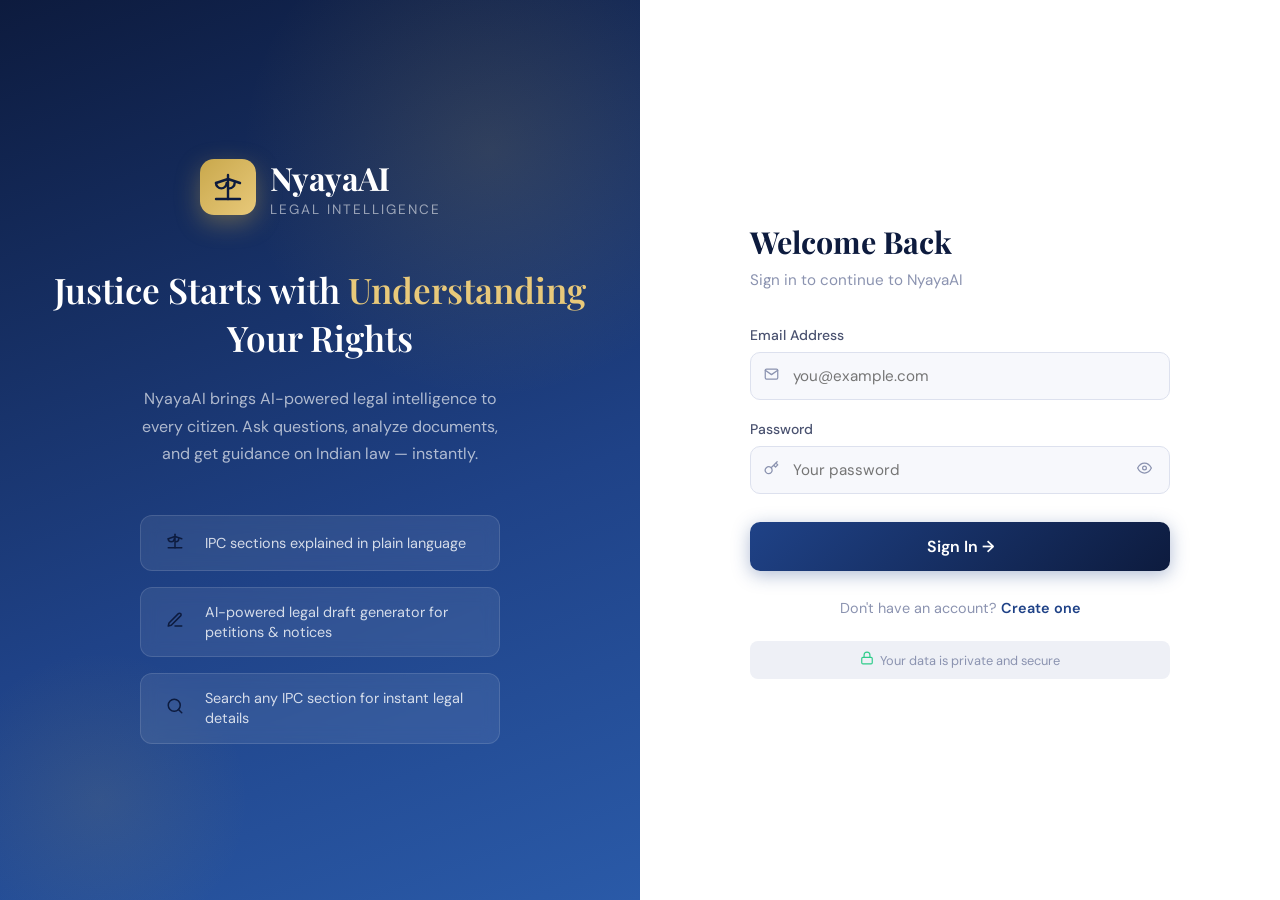
<file: frontend/login.html>
<!DOCTYPE html>
<html lang="en">
<head>
  <meta charset="UTF-8"/>
  <meta name="viewport" content="width=device-width, initial-scale=1.0"/>
  <title>Login — NyayaAI</title>
  <link rel="stylesheet" href="style.css"/>
  <link rel="icon" href="data:image/svg+xml,<svg xmlns='http://www.w3.org/2000/svg' viewBox='0 0 24 24' fill='none' stroke='%231f4287' stroke-width='2' stroke-linecap='round' stroke-linejoin='round'><path d='M12 3v18'/><path d='M3 9l9-3 9 3'/><path d='M3 9c0 2.2 1.8 4 4 4s4-1.8 4-4'/><path d='M17 9c0 2.2-1.8 4-4 4'/><line x1='3' y1='21' x2='21' y2='21'/></svg>"/>
</head>
<body>
<div class="auth-page">
  <div class="auth-brand">
    <div class="brand-logo">
      <div class="brand-icon"><svg width="32" height="32" viewBox="0 0 24 24" fill="none" stroke="currentColor" stroke-width="1.8" stroke-linecap="round" stroke-linejoin="round"><path d="M12 3v18"/><path d="M3 9l9-3 9 3"/><path d="M3 9c0 2.2 1.8 4 4 4s4-1.8 4-4"/><path d="M17 9c0 2.2-1.8 4-4 4"/><line x1="3" y1="21" x2="21" y2="21"/></svg></div>
      <div>
        <div class="brand-name">NyayaAI</div>
        <div class="brand-tagline">Legal Intelligence</div>
      </div>
    </div>
    <h2 class="brand-headline">Justice Starts with <span>Understanding</span> Your Rights</h2>
    <p class="brand-desc">NyayaAI brings AI-powered legal intelligence to every citizen. Ask questions, analyze documents, and get guidance on Indian law — instantly.</p>
    <div class="brand-features">
      <div class="brand-feature"><div class="feat-icon"><svg width="18" height="18" viewBox="0 0 24 24" fill="none" stroke="currentColor" stroke-width="2" stroke-linecap="round" stroke-linejoin="round"><path d="M12 3v18"/><path d="M3 9l9-3 9 3"/><path d="M3 9c0 2.2 1.8 4 4 4s4-1.8 4-4"/><path d="M17 9c0 2.2-1.8 4-4 4"/><line x1="3" y1="21" x2="21" y2="21"/></svg></div><p>IPC sections explained in plain language</p></div>
      <div class="brand-feature"><div class="feat-icon"><svg width="18" height="18" viewBox="0 0 24 24" fill="none" stroke="currentColor" stroke-width="2" stroke-linecap="round" stroke-linejoin="round"><path d="M12 20h9"/><path d="M16.5 3.5a2.121 2.121 0 0 1 3 3L7 19l-4 1 1-4L16.5 3.5z"/></svg></div><p>AI-powered legal draft generator for petitions & notices</p></div>
      <div class="brand-feature"><div class="feat-icon"><svg width="18" height="18" viewBox="0 0 24 24" fill="none" stroke="currentColor" stroke-width="2" stroke-linecap="round" stroke-linejoin="round"><circle cx="11" cy="11" r="8"/><line x1="21" y1="21" x2="16.65" y2="16.65"/></svg></div><p>Search any IPC section for instant legal details</p></div>
    </div>
  </div>
  <div class="auth-form-side">
    <div class="auth-form-container">
      <h1 class="auth-form-title">Welcome Back</h1>
      <p class="auth-form-sub">Sign in to continue to NyayaAI</p>
      <div id="error-box" class="auth-error-box hidden"><span>!</span><span id="error-msg"></span></div>
      <div class="form-group">
        <label for="email">Email Address</label>
        <div class="input-wrap">
          <span class="input-icon"><svg width="15" height="15" viewBox="0 0 24 24" fill="none" stroke="currentColor" stroke-width="2" stroke-linecap="round" stroke-linejoin="round"><path d="M4 4h16c1.1 0 2 .9 2 2v12c0 1.1-.9 2-2 2H4c-1.1 0-2-.9-2-2V6c0-1.1.9-2 2-2z"/><polyline points="22,6 12,13 2,6"/></svg></span>
          <input type="email" id="email" class="form-control" placeholder="you@example.com" autocomplete="email"/>
        </div>
        <div class="form-error hidden" id="err-email">⚠ Please enter your email</div>
      </div>
      <div class="form-group">
        <label for="password">Password</label>
        <div class="input-wrap">
          <span class="input-icon"><svg width="15" height="15" viewBox="0 0 24 24" fill="none" stroke="currentColor" stroke-width="2" stroke-linecap="round" stroke-linejoin="round"><path d="M21 2l-2 2m-7.61 7.61a5.5 5.5 0 1 1-7.778 7.778 5.5 5.5 0 0 1 7.777-7.777zm0 0L15.5 7.5m0 0l3 3L22 7l-3-3m-3.5 3.5L19 4"/></svg></span>
          <input type="password" id="password" class="form-control" placeholder="Your password" autocomplete="current-password"/>
          <button class="toggle-pass" onclick="togglePass()" type="button"><svg width="15" height="15" viewBox="0 0 24 24" fill="none" stroke="currentColor" stroke-width="2" stroke-linecap="round" stroke-linejoin="round"><path d="M1 12s4-8 11-8 11 8 11 8-4 8-11 8-11-8-11-8z"/><circle cx="12" cy="12" r="3"/></svg></button>
        </div>
        <div class="form-error hidden" id="err-password">⚠ Please enter your password</div>
      </div>
      <button class="btn btn-primary auth-btn-full" onclick="doLogin()">Sign In →</button>
      <div class="auth-switch">Don't have an account? <a href="register.html">Create one</a></div>
      <div class="privacy-badge"><span><svg width="14" height="14" viewBox="0 0 24 24" fill="none" stroke="currentColor" stroke-width="2" stroke-linecap="round" stroke-linejoin="round"><rect x="3" y="11" width="18" height="11" rx="2" ry="2"/><path d="M7 11V7a5 5 0 0 1 10 0v4"/></svg></span> Your data is private and secure</div>
    </div>
  </div>
</div>
<script>
  if (localStorage.getItem('nyaya_current_user')) window.location.href = 'index.html';
  function togglePass() {
    const inp = document.getElementById('password');
    const btn = document.querySelector('.toggle-pass');
    inp.type = inp.type === 'password' ? 'text' : 'password';
    btn.innerHTML = inp.type === 'password' ? `<svg width="15" height="15" viewBox="0 0 24 24" fill="none" stroke="currentColor" stroke-width="2" stroke-linecap="round" stroke-linejoin="round"><path d="M1 12s4-8 11-8 11 8 11 8-4 8-11 8-11-8-11-8z"/><circle cx="12" cy="12" r="3"/></svg>` : `<svg width="15" height="15" viewBox="0 0 24 24" fill="none" stroke="currentColor" stroke-width="2" stroke-linecap="round" stroke-linejoin="round"><path d="M17.94 17.94A10.07 10.07 0 0 1 12 20c-7 0-11-8-11-8a18.45 18.45 0 0 1 5.06-5.94"/><path d="M9.9 4.24A9.12 9.12 0 0 1 12 4c7 0 11 8 11 8a18.5 18.5 0 0 1-2.16 3.19"/><line x1="1" y1="1" x2="23" y2="23"/></svg>`;
  }
  function doLogin() {
    ['err-email','err-password'].forEach(id => document.getElementById(id).classList.add('hidden'));
    ['email','password'].forEach(id => document.getElementById(id).classList.remove('error'));
    document.getElementById('error-box').classList.add('hidden');
    const email = document.getElementById('email').value.trim();
    const password = document.getElementById('password').value;
    let valid = true;
    if (!email) { document.getElementById('email').classList.add('error'); document.getElementById('err-email').classList.remove('hidden'); valid = false; }
    if (!password) { document.getElementById('password').classList.add('error'); document.getElementById('err-password').classList.remove('hidden'); valid = false; }
    if (!valid) return;
    const users = JSON.parse(localStorage.getItem('nyaya_users') || '[]');
    const user = users.find(u => u.email === email && u.password === password);
    if (!user) {
      document.getElementById('error-msg').textContent = 'Invalid email or password. Please try again.';
      document.getElementById('error-box').classList.remove('hidden');
      return;
    }
    localStorage.setItem('nyaya_current_user', JSON.stringify({ username: user.username, email: user.email }));
    window.location.href = 'index.html';
  }
  document.addEventListener('keydown', e => { if (e.key === 'Enter') doLogin(); });
</script>
</body>
</html>
</file>
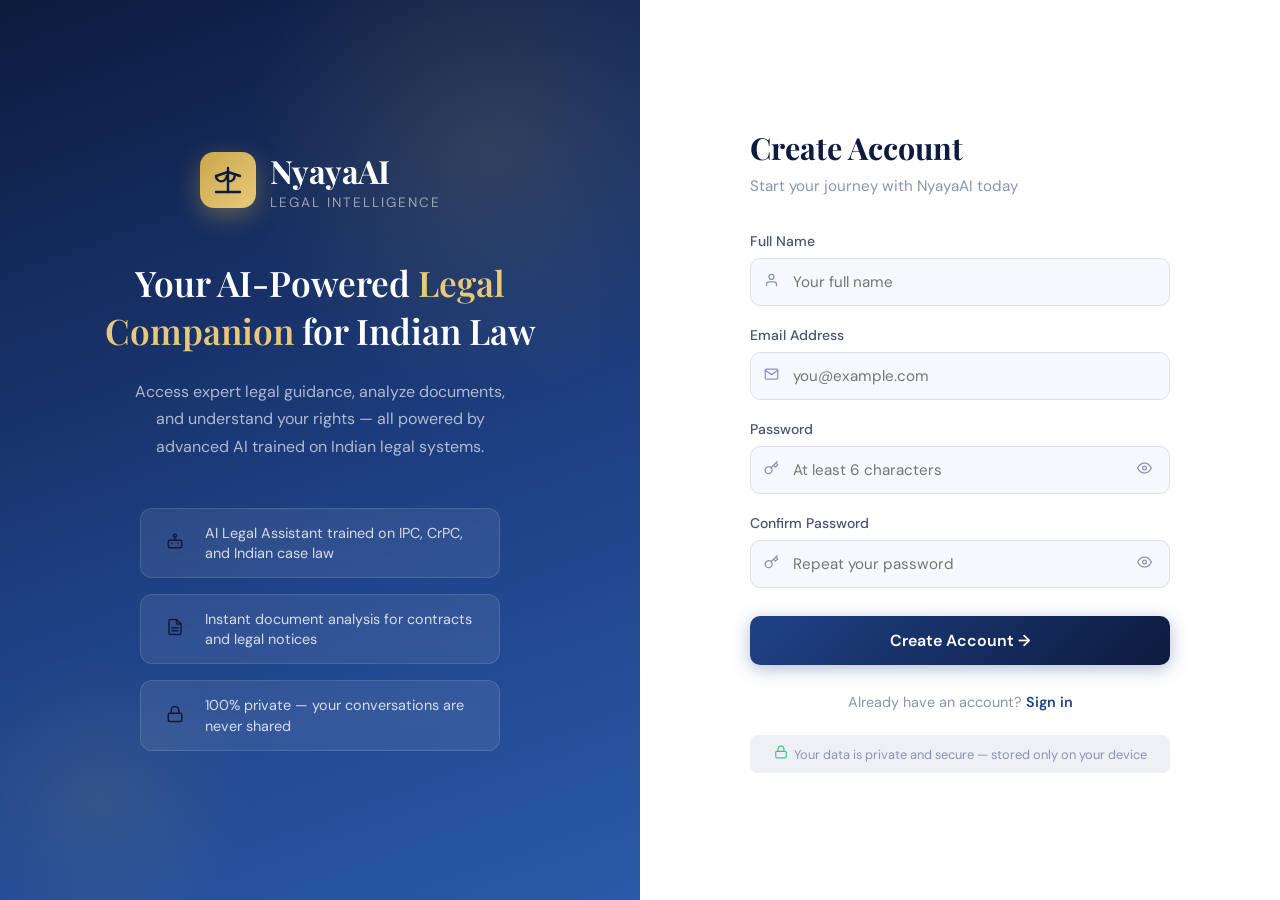
<file: frontend/register.html>
<!DOCTYPE html>
<html lang="en">
<head>
  <meta charset="UTF-8" />
  <meta name="viewport" content="width=device-width, initial-scale=1.0"/>
  <title>Register — NyayaAI</title>
  <link rel="stylesheet" href="style.css"/>
  <link rel="icon" href="data:image/svg+xml,<svg xmlns='http://www.w3.org/2000/svg' viewBox='0 0 24 24' fill='none' stroke='%231f4287' stroke-width='2' stroke-linecap='round' stroke-linejoin='round'><path d='M12 3v18'/><path d='M3 9l9-3 9 3'/><path d='M3 9c0 2.2 1.8 4 4 4s4-1.8 4-4'/><path d='M17 9c0 2.2-1.8 4-4 4'/><line x1='3' y1='21' x2='21' y2='21'/></svg>"/>
</head>
<body>
<div class="auth-page">
  <!-- Brand Panel -->
  <div class="auth-brand">
    <div class="brand-logo">
      <div class="brand-icon"><svg width="32" height="32" viewBox="0 0 24 24" fill="none" stroke="currentColor" stroke-width="1.8" stroke-linecap="round" stroke-linejoin="round"><path d="M12 3v18"/><path d="M3 9l9-3 9 3"/><path d="M3 9c0 2.2 1.8 4 4 4s4-1.8 4-4"/><path d="M17 9c0 2.2-1.8 4-4 4"/><line x1="3" y1="21" x2="21" y2="21"/></svg></div>
      <div>
        <div class="brand-name">NyayaAI</div>
        <div class="brand-tagline">Legal Intelligence</div>
      </div>
    </div>
    <h2 class="brand-headline">Your AI-Powered <span>Legal Companion</span> for Indian Law</h2>
    <p class="brand-desc">Access expert legal guidance, analyze documents, and understand your rights — all powered by advanced AI trained on Indian legal systems.</p>
    <div class="brand-features">
      <div class="brand-feature">
        <div class="feat-icon"><svg width="18" height="18" viewBox="0 0 24 24" fill="none" stroke="currentColor" stroke-width="2" stroke-linecap="round" stroke-linejoin="round"><rect x="3" y="11" width="18" height="10" rx="2"/><path d="M12 11V7"/><circle cx="12" cy="5" r="2"/><line x1="8" y1="15" x2="8" y2="15"/><line x1="16" y1="15" x2="16" y2="15"/></svg></div>
        <p>AI Legal Assistant trained on IPC, CrPC, and Indian case law</p>
      </div>
      <div class="brand-feature">
        <div class="feat-icon"><svg width="18" height="18" viewBox="0 0 24 24" fill="none" stroke="currentColor" stroke-width="2" stroke-linecap="round" stroke-linejoin="round"><path d="M14 2H6a2 2 0 0 0-2 2v16a2 2 0 0 0 2 2h12a2 2 0 0 0 2-2V8z"/><polyline points="14 2 14 8 20 8"/><line x1="16" y1="13" x2="8" y2="13"/><line x1="16" y1="17" x2="8" y2="17"/></svg></div>
        <p>Instant document analysis for contracts and legal notices</p>
      </div>
      <div class="brand-feature">
        <div class="feat-icon"><svg width="18" height="18" viewBox="0 0 24 24" fill="none" stroke="currentColor" stroke-width="2" stroke-linecap="round" stroke-linejoin="round"><rect x="3" y="11" width="18" height="11" rx="2" ry="2"/><path d="M7 11V7a5 5 0 0 1 10 0v4"/></svg></div>
        <p>100% private — your conversations are never shared</p>
      </div>
    </div>
  </div>

  <!-- Form Side -->
  <div class="auth-form-side">
    <div class="auth-form-container">
      <h1 class="auth-form-title">Create Account</h1>
      <p class="auth-form-sub">Start your journey with NyayaAI today</p>

      <div id="error-box" class="auth-error-box hidden">
        <span>!</span>
        <span id="error-msg"></span>
      </div>

      <div class="form-group">
        <label for="username">Full Name</label>
        <div class="input-wrap">
          <span class="input-icon"><svg width="15" height="15" viewBox="0 0 24 24" fill="none" stroke="currentColor" stroke-width="2" stroke-linecap="round" stroke-linejoin="round"><path d="M20 21v-2a4 4 0 0 0-4-4H8a4 4 0 0 0-4 4v2"/><circle cx="12" cy="7" r="4"/></svg></span>
          <input type="text" id="username" class="form-control" placeholder="Your full name" autocomplete="name"/>
        </div>
        <div class="form-error hidden" id="err-username">⚠ Please enter your name</div>
      </div>

      <div class="form-group">
        <label for="email">Email Address</label>
        <div class="input-wrap">
          <span class="input-icon"><svg width="15" height="15" viewBox="0 0 24 24" fill="none" stroke="currentColor" stroke-width="2" stroke-linecap="round" stroke-linejoin="round"><path d="M4 4h16c1.1 0 2 .9 2 2v12c0 1.1-.9 2-2 2H4c-1.1 0-2-.9-2-2V6c0-1.1.9-2 2-2z"/><polyline points="22,6 12,13 2,6"/></svg></span>
          <input type="email" id="email" class="form-control" placeholder="you@example.com" autocomplete="email"/>
        </div>
        <div class="form-error hidden" id="err-email">⚠ Please enter a valid email</div>
      </div>

      <div class="form-group">
        <label for="password">Password</label>
        <div class="input-wrap">
          <span class="input-icon"><svg width="15" height="15" viewBox="0 0 24 24" fill="none" stroke="currentColor" stroke-width="2" stroke-linecap="round" stroke-linejoin="round"><path d="M21 2l-2 2m-7.61 7.61a5.5 5.5 0 1 1-7.778 7.778 5.5 5.5 0 0 1 7.777-7.777zm0 0L15.5 7.5m0 0l3 3L22 7l-3-3m-3.5 3.5L19 4"/></svg></span>
          <input type="password" id="password" class="form-control" placeholder="At least 6 characters" autocomplete="new-password"/>
          <button class="toggle-pass" onclick="togglePass('password', this)" type="button" aria-label="Toggle password"><svg width="15" height="15" viewBox="0 0 24 24" fill="none" stroke="currentColor" stroke-width="2" stroke-linecap="round" stroke-linejoin="round"><path d="M1 12s4-8 11-8 11 8 11 8-4 8-11 8-11-8-11-8z"/><circle cx="12" cy="12" r="3"/></svg></button>
        </div>
        <div class="form-error hidden" id="err-password">⚠ Password must be at least 6 characters</div>
      </div>

      <div class="form-group">
        <label for="confirm">Confirm Password</label>
        <div class="input-wrap">
          <span class="input-icon"><svg width="15" height="15" viewBox="0 0 24 24" fill="none" stroke="currentColor" stroke-width="2" stroke-linecap="round" stroke-linejoin="round"><path d="M21 2l-2 2m-7.61 7.61a5.5 5.5 0 1 1-7.778 7.778 5.5 5.5 0 0 1 7.777-7.777zm0 0L15.5 7.5m0 0l3 3L22 7l-3-3m-3.5 3.5L19 4"/></svg></span>
          <input type="password" id="confirm" class="form-control" placeholder="Repeat your password" autocomplete="new-password"/>
          <button class="toggle-pass" onclick="togglePass('confirm', this)" type="button" aria-label="Toggle confirm password"><svg width="15" height="15" viewBox="0 0 24 24" fill="none" stroke="currentColor" stroke-width="2" stroke-linecap="round" stroke-linejoin="round"><path d="M1 12s4-8 11-8 11 8 11 8-4 8-11 8-11-8-11-8z"/><circle cx="12" cy="12" r="3"/></svg></button>
        </div>
        <div class="form-error hidden" id="err-confirm">⚠ Passwords do not match</div>
      </div>

      <button class="btn btn-primary auth-btn-full" onclick="doRegister()">Create Account →</button>

      <div class="auth-switch">Already have an account? <a href="login.html">Sign in</a></div>

      <div class="privacy-badge">
        <span><svg width="14" height="14" viewBox="0 0 24 24" fill="none" stroke="currentColor" stroke-width="2" stroke-linecap="round" stroke-linejoin="round"><rect x="3" y="11" width="18" height="11" rx="2" ry="2"/><path d="M7 11V7a5 5 0 0 1 10 0v4"/></svg></span> Your data is private and secure — stored only on your device
      </div>
    </div>
  </div>
</div>

<script>
  // Redirect if already logged in
  if (localStorage.getItem('nyaya_current_user')) window.location.href = 'index.html';

  function togglePass(id, btn) {
    const inp = document.getElementById(id);
    if (inp.type === 'password') { inp.type = 'text'; btn.innerHTML = `<svg width="15" height="15" viewBox="0 0 24 24" fill="none" stroke="currentColor" stroke-width="2" stroke-linecap="round" stroke-linejoin="round"><path d="M17.94 17.94A10.07 10.07 0 0 1 12 20c-7 0-11-8-11-8a18.45 18.45 0 0 1 5.06-5.94"/><path d="M9.9 4.24A9.12 9.12 0 0 1 12 4c7 0 11 8 11 8a18.5 18.5 0 0 1-2.16 3.19"/><line x1="1" y1="1" x2="23" y2="23"/></svg>`; }
    else { inp.type = 'password'; btn.innerHTML = `<svg width="15" height="15" viewBox="0 0 24 24" fill="none" stroke="currentColor" stroke-width="2" stroke-linecap="round" stroke-linejoin="round"><path d="M1 12s4-8 11-8 11 8 11 8-4 8-11 8-11-8-11-8z"/><circle cx="12" cy="12" r="3"/></svg>`; }
  }

  function clearErrors() {
    ['err-username','err-email','err-password','err-confirm'].forEach(id => {
      document.getElementById(id).classList.add('hidden');
    });
    ['username','email','password','confirm'].forEach(id => {
      document.getElementById(id).classList.remove('error');
    });
    document.getElementById('error-box').classList.add('hidden');
  }

  function showError(fieldId, errId) {
    document.getElementById(fieldId).classList.add('error');
    document.getElementById(errId).classList.remove('hidden');
  }

  function doRegister() {
    clearErrors();
    const username = document.getElementById('username').value.trim();
    const email = document.getElementById('email').value.trim();
    const password = document.getElementById('password').value;
    const confirm = document.getElementById('confirm').value;
    let valid = true;

    if (!username) { showError('username', 'err-username'); valid = false; }
    if (!email || !/^[^\s@]+@[^\s@]+\.[^\s@]+$/.test(email)) { showError('email', 'err-email'); valid = false; }
    if (password.length < 6) { showError('password', 'err-password'); valid = false; }
    if (password !== confirm) { showError('confirm', 'err-confirm'); valid = false; }
    if (!valid) return;

    const users = JSON.parse(localStorage.getItem('nyaya_users') || '[]');
    if (users.find(u => u.email === email)) {
      const box = document.getElementById('error-box');
      document.getElementById('error-msg').textContent = 'An account with this email already exists.';
      box.classList.remove('hidden');
      return;
    }

    users.push({ username, email, password, createdAt: new Date().toISOString() });
    localStorage.setItem('nyaya_users', JSON.stringify(users));
    localStorage.setItem('nyaya_current_user', JSON.stringify({ username, email }));

    window.location.href = 'index.html';
  }

  // Allow Enter key
  document.addEventListener('keydown', e => { if (e.key === 'Enter') doRegister(); });
</script>
</body>
</html>
</file>
<file: frontend/style.css>
/* =============================================
   NyayaAI - Legal Assistant Platform
   CSS Stylesheet
   ============================================= */

@import url('https://fonts.googleapis.com/css2?family=Playfair+Display:wght@400;600;700&family=DM+Sans:wght@300;400;500;600&display=swap');

:root {
  --navy: #0d1b3e;
  --navy-mid: #162447;
  --navy-light: #1f4287;
  --accent: #c9a84c;
  --accent-light: #e8c97a;
  --white: #ffffff;
  --off-white: #f7f8fc;
  --gray-100: #eef0f6;
  --gray-200: #dde1ee;
  --gray-400: #8b93b0;
  --gray-600: #4a5270;
  --danger: #e05555;
  --success: #2ecc8a;
  --sidebar-w: 260px;
  --radius: 14px;
  --shadow-sm: 0 2px 12px rgba(13,27,62,0.08);
  --shadow-md: 0 6px 28px rgba(13,27,62,0.14);
  --shadow-lg: 0 16px 56px rgba(13,27,62,0.2);
  --transition: 0.22s cubic-bezier(0.4,0,0.2,1);
}

*, *::before, *::after { box-sizing: border-box; margin: 0; padding: 0; }

html { scroll-behavior: smooth; }

body {
  font-family: 'DM Sans', sans-serif;
  background: var(--off-white);
  color: var(--navy);
  min-height: 100vh;
  -webkit-font-smoothing: antialiased;
}

/* ============ UTILITIES ============ */
.hidden { display: none !important; }

.btn {
  display: inline-flex;
  align-items: center;
  gap: 8px;
  padding: 12px 24px;
  border-radius: 10px;
  font-family: 'DM Sans', sans-serif;
  font-size: 0.95rem;
  font-weight: 500;
  border: none;
  cursor: pointer;
  transition: all var(--transition);
  text-decoration: none;
  white-space: nowrap;
}

.btn-primary {
  background: linear-gradient(135deg, var(--navy-light), var(--navy));
  color: var(--white);
  box-shadow: 0 4px 18px rgba(31,66,135,0.35);
}
.btn-primary:hover {
  transform: translateY(-2px);
  box-shadow: 0 8px 28px rgba(31,66,135,0.45);
}

.btn-accent {
  background: linear-gradient(135deg, var(--accent), #b8932a);
  color: var(--white);
  box-shadow: 0 4px 18px rgba(201,168,76,0.35);
}
.btn-accent:hover { transform: translateY(-2px); box-shadow: 0 8px 28px rgba(201,168,76,0.45); }

.btn-outline {
  background: transparent;
  color: var(--navy);
  border: 1.5px solid var(--gray-200);
}
.btn-outline:hover { border-color: var(--navy-light); background: var(--gray-100); }

.btn-danger { background: var(--danger); color: white; }
.btn-danger:hover { background: #c94444; transform: translateY(-1px); }

/* ============ AUTH PAGES ============ */
.auth-page {
  min-height: 100vh;
  display: grid;
  grid-template-columns: 1fr 1fr;
  background: var(--white);
}

.auth-brand {
  background: linear-gradient(160deg, var(--navy) 0%, var(--navy-light) 60%, #2a5aa8 100%);
  display: flex;
  flex-direction: column;
  align-items: center;
  justify-content: center;
  padding: 60px 50px;
  position: relative;
  overflow: hidden;
}

.auth-brand::before {
  content: '';
  position: absolute;
  width: 500px; height: 500px;
  background: radial-gradient(circle, rgba(201,168,76,0.15) 0%, transparent 70%);
  top: -100px; right: -100px;
  border-radius: 50%;
}
.auth-brand::after {
  content: '';
  position: absolute;
  width: 300px; height: 300px;
  background: radial-gradient(circle, rgba(201,168,76,0.1) 0%, transparent 70%);
  bottom: -50px; left: -50px;
  border-radius: 50%;
}

.brand-logo {
  display: flex;
  align-items: center;
  gap: 14px;
  margin-bottom: 48px;
  z-index: 1;
}

.brand-icon {
  width: 56px; height: 56px;
  background: linear-gradient(135deg, var(--accent), var(--accent-light));
  border-radius: 14px;
  display: flex;
  align-items: center;
  justify-content: center;
  font-size: 26px;
  box-shadow: 0 8px 24px rgba(201,168,76,0.4);
}

.brand-name {
  font-family: 'Playfair Display', serif;
  font-size: 2rem;
  font-weight: 700;
  color: var(--white);
  letter-spacing: -0.5px;
}

.brand-tagline {
  font-size: 0.85rem;
  color: rgba(255,255,255,0.55);
  letter-spacing: 2px;
  text-transform: uppercase;
  margin-top: 2px;
}

.brand-headline {
  font-family: 'Playfair Display', serif;
  font-size: 2.2rem;
  font-weight: 600;
  color: var(--white);
  line-height: 1.35;
  text-align: center;
  margin-bottom: 24px;
  z-index: 1;
}

.brand-headline span { color: var(--accent-light); }

.brand-desc {
  font-size: 1rem;
  color: rgba(255,255,255,0.65);
  text-align: center;
  line-height: 1.7;
  max-width: 380px;
  z-index: 1;
}

.brand-features {
  display: flex;
  flex-direction: column;
  gap: 16px;
  margin-top: 48px;
  z-index: 1;
  width: 100%;
  max-width: 360px;
}

.brand-feature {
  display: flex;
  align-items: center;
  gap: 14px;
  background: rgba(255,255,255,0.08);
  border: 1px solid rgba(255,255,255,0.12);
  border-radius: 12px;
  padding: 14px 18px;
  backdrop-filter: blur(8px);
}

.brand-feature .feat-icon {
  font-size: 20px;
  min-width: 32px;
  text-align: center;
}

.brand-feature p {
  font-size: 0.9rem;
  color: rgba(255,255,255,0.8);
  line-height: 1.4;
}

/* Auth Form Side */
.auth-form-side {
  display: flex;
  align-items: center;
  justify-content: center;
  padding: 60px 50px;
  background: var(--white);
}

.auth-form-container {
  width: 100%;
  max-width: 420px;
  animation: fadeInUp 0.5s ease both;
}

@keyframes fadeInUp {
  from { opacity: 0; transform: translateY(24px); }
  to { opacity: 1; transform: translateY(0); }
}

.auth-form-title {
  font-family: 'Playfair Display', serif;
  font-size: 1.9rem;
  font-weight: 700;
  color: var(--navy);
  margin-bottom: 8px;
}

.auth-form-sub {
  color: var(--gray-400);
  font-size: 0.95rem;
  margin-bottom: 36px;
}

.form-group {
  margin-bottom: 20px;
}

.form-group label {
  display: block;
  font-size: 0.875rem;
  font-weight: 500;
  color: var(--gray-600);
  margin-bottom: 8px;
}

.form-control {
  width: 100%;
  padding: 13px 16px;
  border: 1.5px solid var(--gray-200);
  border-radius: 10px;
  font-family: 'DM Sans', sans-serif;
  font-size: 0.95rem;
  color: var(--navy);
  background: var(--off-white);
  transition: all var(--transition);
  outline: none;
}

.form-control:focus {
  border-color: var(--navy-light);
  background: var(--white);
  box-shadow: 0 0 0 3px rgba(31,66,135,0.1);
}

.form-control.error { border-color: var(--danger); }
.form-control.error:focus { box-shadow: 0 0 0 3px rgba(224,85,85,0.12); }

.input-wrap {
  position: relative;
}

.input-wrap .input-icon {
  position: absolute;
  left: 14px;
  top: 50%;
  transform: translateY(-50%);
  color: var(--gray-400);
  font-size: 16px;
  pointer-events: none;
}

.input-wrap .form-control { padding-left: 42px; }

.toggle-pass {
  position: absolute;
  right: 14px;
  top: 50%;
  transform: translateY(-50%);
  background: none;
  border: none;
  color: var(--gray-400);
  cursor: pointer;
  font-size: 16px;
  padding: 4px;
  transition: color var(--transition);
}
.toggle-pass:hover { color: var(--navy); }

.form-error {
  font-size: 0.8rem;
  color: var(--danger);
  margin-top: 6px;
  display: flex;
  align-items: center;
  gap: 4px;
}

.auth-error-box {
  background: rgba(224,85,85,0.1);
  border: 1px solid rgba(224,85,85,0.25);
  border-radius: 10px;
  padding: 12px 16px;
  color: var(--danger);
  font-size: 0.9rem;
  margin-bottom: 20px;
  display: flex;
  align-items: center;
  gap: 8px;
}

.auth-btn-full {
  width: 100%;
  justify-content: center;
  padding: 14px;
  font-size: 1rem;
  font-weight: 600;
  margin-top: 8px;
  border-radius: 10px;
}

.auth-switch {
  text-align: center;
  margin-top: 28px;
  font-size: 0.9rem;
  color: var(--gray-400);
}

.auth-switch a {
  color: var(--navy-light);
  font-weight: 600;
  text-decoration: none;
  transition: color var(--transition);
}
.auth-switch a:hover { color: var(--accent); }

.privacy-badge {
  display: flex;
  align-items: center;
  justify-content: center;
  gap: 6px;
  margin-top: 24px;
  font-size: 0.8rem;
  color: var(--gray-400);
  padding: 10px;
  background: var(--gray-100);
  border-radius: 8px;
}

.privacy-badge span { color: var(--success); font-size: 13px; }

/* ============ DASHBOARD LAYOUT ============ */
.dashboard {
  display: flex;
  min-height: 100vh;
}

/* SIDEBAR */
.sidebar {
  width: var(--sidebar-w);
  background: var(--navy);
  display: flex;
  flex-direction: column;
  position: fixed;
  top: 0; left: 0;
  height: 100vh;
  z-index: 100;
  transition: transform var(--transition);
  overflow: hidden;
}

.sidebar-brand {
  display: flex;
  align-items: center;
  gap: 12px;
  padding: 26px 22px 22px;
  border-bottom: 1px solid rgba(255,255,255,0.08);
}

.sidebar-icon-wrap {
  width: 40px; height: 40px;
  background: linear-gradient(135deg, var(--accent), var(--accent-light));
  border-radius: 10px;
  display: flex;
  align-items: center;
  justify-content: center;
  font-size: 18px;
  flex-shrink: 0;
}

.sidebar-brand-name {
  font-family: 'Playfair Display', serif;
  font-size: 1.3rem;
  font-weight: 700;
  color: var(--white);
  letter-spacing: -0.3px;
}

.sidebar-brand-sub {
  font-size: 0.7rem;
  color: rgba(255,255,255,0.4);
  text-transform: uppercase;
  letter-spacing: 1.5px;
}

.sidebar-nav {
  flex: 1;
  padding: 20px 12px;
  overflow-y: auto;
}

.nav-section-label {
  font-size: 0.68rem;
  text-transform: uppercase;
  letter-spacing: 2px;
  color: rgba(255,255,255,0.3);
  padding: 8px 12px 6px;
  margin-top: 8px;
}

.nav-item {
  display: flex;
  align-items: center;
  gap: 12px;
  padding: 11px 14px;
  border-radius: 10px;
  color: rgba(255,255,255,0.65);
  cursor: pointer;
  transition: all var(--transition);
  font-size: 0.9rem;
  font-weight: 400;
  margin-bottom: 3px;
  position: relative;
  border: none;
  background: none;
  width: 100%;
  text-align: left;
}

.nav-item .nav-icon {
  font-size: 17px;
  min-width: 22px;
  text-align: center;
}

.nav-item:hover {
  background: rgba(255,255,255,0.08);
  color: var(--white);
}

.nav-item.active {
  background: linear-gradient(135deg, rgba(31,66,135,0.7), rgba(201,168,76,0.15));
  color: var(--white);
  font-weight: 500;
  box-shadow: 0 2px 12px rgba(0,0,0,0.2);
}

.nav-item.active::before {
  content: '';
  position: absolute;
  left: 0; top: 20%; bottom: 20%;
  width: 3px;
  background: var(--accent);
  border-radius: 0 2px 2px 0;
}

.nav-item.nav-logout {
  color: rgba(224,85,85,0.75);
  margin-top: 4px;
}
.nav-item.nav-logout:hover { background: rgba(224,85,85,0.12); color: var(--danger); }

.sidebar-footer {
  padding: 16px 14px;
  border-top: 1px solid rgba(255,255,255,0.08);
}

.sidebar-user {
  display: flex;
  align-items: center;
  gap: 10px;
  padding: 10px 12px;
  border-radius: 10px;
  background: rgba(255,255,255,0.06);
}

.sidebar-avatar {
  width: 36px; height: 36px;
  border-radius: 50%;
  background: linear-gradient(135deg, var(--accent), var(--navy-light));
  display: flex;
  align-items: center;
  justify-content: center;
  font-size: 15px;
  color: white;
  font-weight: 600;
  flex-shrink: 0;
}

.sidebar-user-info .s-name {
  font-size: 0.85rem;
  font-weight: 500;
  color: var(--white);
}

.sidebar-user-info .s-role {
  font-size: 0.72rem;
  color: rgba(255,255,255,0.4);
}

/* MAIN CONTENT */
.main-content {
  flex: 1;
  margin-left: var(--sidebar-w);
  display: flex;
  flex-direction: column;
  min-height: 100vh;
}

/* TOPBAR */
.topbar {
  background: var(--white);
  border-bottom: 1px solid var(--gray-200);
  padding: 0 30px;
  height: 68px;
  display: flex;
  align-items: center;
  justify-content: space-between;
  position: sticky;
  top: 0;
  z-index: 50;
  box-shadow: var(--shadow-sm);
}

.topbar-left {
  display: flex;
  align-items: center;
  gap: 14px;
}

.hamburger {
  display: none;
  background: none;
  border: none;
  font-size: 22px;
  cursor: pointer;
  color: var(--navy);
  padding: 6px;
  border-radius: 8px;
}
.hamburger:hover { background: var(--gray-100); }

.topbar-title {
  font-family: 'Playfair Display', serif;
  font-size: 1.2rem;
  font-weight: 700;
  color: var(--navy);
}

.topbar-right {
  display: flex;
  align-items: center;
  gap: 16px;
}

.topbar-privacy {
  display: flex;
  align-items: center;
  gap: 6px;
  font-size: 0.8rem;
  color: var(--success);
  background: rgba(46,204,138,0.08);
  padding: 6px 12px;
  border-radius: 20px;
  border: 1px solid rgba(46,204,138,0.2);
  font-weight: 500;
}

.topbar-avatar {
  width: 38px; height: 38px;
  border-radius: 50%;
  background: linear-gradient(135deg, var(--accent), var(--navy-light));
  display: flex;
  align-items: center;
  justify-content: center;
  font-size: 15px;
  color: white;
  font-weight: 600;
  cursor: pointer;
  box-shadow: var(--shadow-sm);
}

/* PAGE CONTENT */
.page-content {
  flex: 1;
  padding: 32px 30px;
  overflow-y: auto;
}

.page { display: none; animation: fadeInUp 0.3s ease both; }
.page.active { display: block; }

/* ============ HOME PAGE ============ */
.home-welcome {
  background: linear-gradient(135deg, var(--navy) 0%, var(--navy-light) 100%);
  border-radius: var(--radius);
  padding: 48px 40px;
  color: var(--white);
  margin-bottom: 30px;
  position: relative;
  overflow: hidden;
}

.home-welcome::before {
  content: '';
  position: absolute;
  width: 400px; height: 400px;
  background: radial-gradient(circle, rgba(201,168,76,0.2) 0%, transparent 70%);
  top: -100px; right: -100px;
  border-radius: 50%;
  pointer-events: none;
}

.home-welcome h1 {
  font-family: 'Playfair Display', serif;
  font-size: 2rem;
  font-weight: 700;
  margin-bottom: 10px;
}

.home-welcome h1 .accent { color: var(--accent-light); }

.home-welcome p {
  font-size: 1rem;
  color: rgba(255,255,255,0.7);
  max-width: 520px;
  line-height: 1.7;
  margin-bottom: 28px;
}

.home-cards {
  display: grid;
  grid-template-columns: repeat(auto-fill, minmax(240px,1fr));
  gap: 20px;
  margin-bottom: 30px;
}

.home-card {
  background: var(--white);
  border-radius: var(--radius);
  padding: 24px;
  box-shadow: var(--shadow-sm);
  border: 1px solid var(--gray-200);
  cursor: pointer;
  transition: all var(--transition);
}

.home-card:hover {
  transform: translateY(-4px);
  box-shadow: var(--shadow-md);
  border-color: rgba(31,66,135,0.2);
}

.home-card-icon {
  width: 48px; height: 48px;
  border-radius: 12px;
  display: flex;
  align-items: center;
  justify-content: center;
  font-size: 22px;
  margin-bottom: 16px;
}

.ic-blue { background: rgba(31,66,135,0.1); }
.ic-gold { background: rgba(201,168,76,0.12); }
.ic-green { background: rgba(46,204,138,0.1); }
.ic-red { background: rgba(224,85,85,0.1); }

.home-card h3 {
  font-size: 1rem;
  font-weight: 600;
  color: var(--navy);
  margin-bottom: 6px;
}

.home-card p {
  font-size: 0.85rem;
  color: var(--gray-400);
  line-height: 1.6;
}

.home-welcome-inner {
  position: relative;
  z-index: 1;
}

.home-welcome-actions {
  display: flex;
  align-items: center;
  gap: 20px;
  flex-wrap: wrap;
  margin-top: 28px;
}

.home-stats-inline {
  display: flex;
  gap: 10px;
  flex-wrap: wrap;
}

.stat-pill {
  background: rgba(255,255,255,0.12);
  border: 1px solid rgba(255,255,255,0.18);
  border-radius: 20px;
  padding: 6px 14px;
  font-size: 0.82rem;
  color: rgba(255,255,255,0.8);
}

.stat-pill strong {
  color: var(--accent-light);
  font-weight: 700;
}

/* ============ CHAT PAGE ============ */
.chat-wrapper {
  display: flex;
  flex-direction: column;
  height: calc(100vh - 68px - 64px);
  background: var(--white);
  border-radius: var(--radius);
  border: 1px solid var(--gray-200);
  box-shadow: var(--shadow-sm);
  overflow: hidden;
}

.chat-header {
  padding: 16px 24px;
  border-bottom: 1px solid var(--gray-200);
  display: flex;
  align-items: center;
  gap: 14px;
  background: var(--white);
}

.chat-header-icon {
  width: 44px; height: 44px;
  background: linear-gradient(135deg, var(--navy), var(--navy-light));
  border-radius: 12px;
  display: flex;
  align-items: center;
  justify-content: center;
  font-size: 20px;
}

.chat-header-info h3 {
  font-size: 1rem;
  font-weight: 600;
  color: var(--navy);
}

.chat-header-info p {
  font-size: 0.8rem;
  color: var(--success);
  display: flex;
  align-items: center;
  gap: 4px;
}

.chat-header-info p::before {
  content: '';
  width: 7px; height: 7px;
  background: var(--success);
  border-radius: 50%;
  display: inline-block;
}

.chat-messages {
  flex: 1;
  overflow-y: auto;
  padding: 24px;
  display: flex;
  flex-direction: column;
  gap: 20px;
  background: var(--off-white);
}

.chat-messages::-webkit-scrollbar { width: 5px; }
.chat-messages::-webkit-scrollbar-track { background: transparent; }
.chat-messages::-webkit-scrollbar-thumb { background: var(--gray-200); border-radius: 10px; }

.msg-row {
  display: flex;
  gap: 10px;
  animation: msgIn 0.3s ease both;
}

@keyframes msgIn {
  from { opacity: 0; transform: translateY(10px); }
  to { opacity: 1; transform: translateY(0); }
}

.msg-row.user { flex-direction: row-reverse; }

.msg-avatar {
  width: 36px; height: 36px;
  border-radius: 50%;
  display: flex;
  align-items: center;
  justify-content: center;
  font-size: 15px;
  flex-shrink: 0;
  align-self: flex-end;
}

.msg-avatar.ai-avatar {
  background: linear-gradient(135deg, var(--navy), var(--navy-light));
  color: white;
  font-size: 16px;
}

.msg-avatar.user-avatar {
  background: linear-gradient(135deg, var(--accent), var(--accent-light));
  color: white;
  font-size: 15px;
  font-weight: 600;
}

.msg-bubble {
  max-width: 68%;
  padding: 13px 18px;
  border-radius: 16px;
  font-size: 0.92rem;
  line-height: 1.65;
}

.msg-row.ai .msg-bubble {
  background: var(--white);
  color: var(--navy);
  border-bottom-left-radius: 4px;
  box-shadow: var(--shadow-sm);
  border: 1px solid var(--gray-200);
}

.msg-row.user .msg-bubble {
  background: linear-gradient(135deg, var(--navy-light), var(--navy));
  color: var(--white);
  border-bottom-right-radius: 4px;
  box-shadow: 0 4px 14px rgba(31,66,135,0.3);
}

.msg-time {
  font-size: 0.72rem;
  color: var(--gray-400);
  margin-top: 5px;
  text-align: right;
}

.msg-row.ai .msg-time { text-align: left; }

.typing-indicator {
  display: flex;
  gap: 10px;
  align-items: flex-end;
}

.typing-bubble {
  background: var(--white);
  border: 1px solid var(--gray-200);
  border-radius: 16px;
  border-bottom-left-radius: 4px;
  padding: 14px 18px;
  display: flex;
  gap: 5px;
  align-items: center;
  box-shadow: var(--shadow-sm);
}

.typing-dot {
  width: 7px; height: 7px;
  background: var(--gray-400);
  border-radius: 50%;
  animation: typingBounce 1.2s ease infinite;
}
.typing-dot:nth-child(2) { animation-delay: 0.2s; }
.typing-dot:nth-child(3) { animation-delay: 0.4s; }

@keyframes typingBounce {
  0%, 60%, 100% { transform: translateY(0); opacity: 0.4; }
  30% { transform: translateY(-6px); opacity: 1; }
}

.chat-input-area {
  padding: 16px 24px;
  border-top: 1px solid var(--gray-200);
  background: var(--white);
  display: flex;
  gap: 10px;
  align-items: flex-end;
}

.chat-input-wrap {
  flex: 1;
  background: var(--off-white);
  border: 1.5px solid var(--gray-200);
  border-radius: 12px;
  display: flex;
  align-items: center;
  padding: 4px 12px;
  transition: all var(--transition);
}

.chat-input-wrap:focus-within {
  border-color: var(--navy-light);
  background: var(--white);
  box-shadow: 0 0 0 3px rgba(31,66,135,0.08);
}

.chat-input {
  flex: 1;
  border: none;
  background: none;
  padding: 10px 8px;
  font-family: 'DM Sans', sans-serif;
  font-size: 0.95rem;
  color: var(--navy);
  outline: none;
  resize: none;
  max-height: 120px;
  min-height: 42px;
  line-height: 1.5;
}

.chat-input::placeholder { color: var(--gray-400); }

.send-btn {
  width: 46px; height: 46px;
  background: linear-gradient(135deg, var(--navy-light), var(--navy));
  border: none;
  border-radius: 10px;
  color: white;
  font-size: 18px;
  cursor: pointer;
  transition: all var(--transition);
  display: flex;
  align-items: center;
  justify-content: center;
  flex-shrink: 0;
  box-shadow: 0 3px 12px rgba(31,66,135,0.35);
}

.send-btn:hover { transform: scale(1.06); box-shadow: 0 5px 18px rgba(31,66,135,0.45); }
.send-btn:active { transform: scale(0.97); }

.chat-disclaimer {
  text-align: center;
  font-size: 0.75rem;
  color: var(--gray-400);
  padding: 8px 24px 4px;
  border-top: 1px solid var(--gray-100);
  background: var(--white);
}

/* Empty state */
.chat-empty {
  display: flex;
  flex-direction: column;
  align-items: center;
  justify-content: center;
  flex: 1;
  gap: 16px;
  color: var(--gray-400);
  padding: 40px;
}

.chat-empty .empty-icon { font-size: 52px; margin-bottom: 4px; }
.chat-empty h3 { font-size: 1.1rem; color: var(--navy); font-weight: 600; }
.chat-empty p { font-size: 0.87rem; text-align: center; max-width: 320px; line-height: 1.6; }

.quick-prompts {
  display: flex;
  flex-wrap: wrap;
  gap: 10px;
  justify-content: center;
  margin-top: 8px;
}

.quick-prompt {
  padding: 8px 16px;
  background: var(--white);
  border: 1.5px solid var(--gray-200);
  border-radius: 20px;
  font-size: 0.83rem;
  color: var(--navy);
  cursor: pointer;
  transition: all var(--transition);
  font-family: 'DM Sans', sans-serif;
}
.quick-prompt:hover {
  border-color: var(--navy-light);
  background: rgba(31,66,135,0.05);
  color: var(--navy-light);
}

/* ============ CHAT HISTORY PAGE ============ */
.history-grid {
  display: grid;
  grid-template-columns: 280px 1fr;
  gap: 20px;
  height: calc(100vh - 68px - 64px);
}

.history-list {
  background: var(--white);
  border-radius: var(--radius);
  border: 1px solid var(--gray-200);
  box-shadow: var(--shadow-sm);
  display: flex;
  flex-direction: column;
  overflow: hidden;
}

.history-list-header {
  padding: 18px 20px;
  border-bottom: 1px solid var(--gray-200);
  font-weight: 600;
  font-size: 0.95rem;
  color: var(--navy);
  display: flex;
  align-items: center;
  gap: 8px;
}

.history-list-body {
  flex: 1;
  overflow-y: auto;
  padding: 8px;
}

.history-item {
  padding: 14px 16px;
  border-radius: 10px;
  cursor: pointer;
  transition: all var(--transition);
  margin-bottom: 4px;
}

.history-item:hover { background: var(--gray-100); }
.history-item.active { background: rgba(31,66,135,0.08); border: 1px solid rgba(31,66,135,0.15); }

.history-item-title {
  font-size: 0.88rem;
  font-weight: 500;
  color: var(--navy);
  margin-bottom: 4px;
  white-space: nowrap;
  overflow: hidden;
  text-overflow: ellipsis;
}

.history-item-meta {
  font-size: 0.77rem;
  color: var(--gray-400);
  display: flex;
  gap: 8px;
}

.history-preview {
  background: var(--white);
  border-radius: var(--radius);
  border: 1px solid var(--gray-200);
  box-shadow: var(--shadow-sm);
  display: flex;
  flex-direction: column;
  overflow: hidden;
}

.history-preview-header {
  padding: 18px 24px;
  border-bottom: 1px solid var(--gray-200);
  display: flex;
  align-items: center;
  justify-content: space-between;
}

.history-preview-title {
  font-weight: 600;
  color: var(--navy);
  font-size: 0.95rem;
}

.history-messages {
  flex: 1;
  padding: 24px;
  overflow-y: auto;
  background: var(--off-white);
  display: flex;
  flex-direction: column;
  gap: 16px;
}

.history-empty {
  flex: 1;
  display: flex;
  flex-direction: column;
  align-items: center;
  justify-content: center;
  color: var(--gray-400);
  gap: 12px;
  font-size: 0.9rem;
}

/* ============ DOCUMENT ANALYZER ============ */
.doc-layout {
  display: grid;
  grid-template-columns: 340px 1fr;
  gap: 24px;
  align-items: start;
  /* Both columns capped so page never grows taller than viewport */
}

.doc-layout > * {
  min-width: 0; /* critical — prevents grid children from overflowing */
}

.doc-upload-card {
  background: var(--white);
  border-radius: var(--radius);
  border: 1px solid var(--gray-200);
  box-shadow: var(--shadow-sm);
  padding: 32px;
}

.section-heading {
  font-family: 'Playfair Display', serif;
  font-size: 1.25rem;
  font-weight: 700;
  color: var(--navy);
  margin-bottom: 6px;
}

.section-sub {
  font-size: 0.87rem;
  color: var(--gray-400);
  margin-bottom: 24px;
}

.dropzone {
  border: 2px dashed var(--gray-200);
  border-radius: 12px;
  padding: 48px 24px;
  text-align: center;
  cursor: pointer;
  transition: all var(--transition);
  background: var(--off-white);
  position: relative;
}

.dropzone:hover, .dropzone.dragover {
  border-color: var(--navy-light);
  background: rgba(31,66,135,0.04);
}

.dropzone input[type="file"] {
  position: absolute;
  inset: 0;
  opacity: 0;
  cursor: pointer;
  width: 100%;
}

.drop-icon { font-size: 44px; margin-bottom: 14px; }

.drop-text { font-size: 0.95rem; font-weight: 500; color: var(--navy); margin-bottom: 6px; }
.drop-sub { font-size: 0.82rem; color: var(--gray-400); }
.drop-formats {
  display: flex;
  gap: 8px;
  justify-content: center;
  margin-top: 14px;
  flex-wrap: wrap;
}

.drop-scan-hint {
  font-size: 0.75rem;
  color: var(--gray-400);
  margin-top: 6px;
  text-align: center;
  font-style: italic;
}

.format-badge {
  padding: 4px 12px;
  border-radius: 20px;
  font-size: 0.75rem;
  font-weight: 500;
  background: var(--gray-100);
  color: var(--gray-600);
  border: 1px solid var(--gray-200);
}

.file-preview {
  margin-top: 16px;
  padding: 14px 16px;
  background: rgba(31,66,135,0.06);
  border: 1px solid rgba(31,66,135,0.15);
  border-radius: 10px;
  display: flex;
  align-items: center;
  gap: 12px;
}

.file-preview-icon { font-size: 24px; }

.file-preview-info .file-name {
  font-size: 0.88rem;
  font-weight: 500;
  color: var(--navy);
}

.file-preview-info .file-size {
  font-size: 0.77rem;
  color: var(--gray-400);
}

.file-preview-remove {
  margin-left: auto;
  background: none;
  border: none;
  color: var(--gray-400);
  cursor: pointer;
  font-size: 16px;
  transition: color var(--transition);
}
.file-preview-remove:hover { color: var(--danger); }

.analyze-btn {
  width: 100%;
  justify-content: center;
  padding: 14px;
  font-size: 0.95rem;
  font-weight: 600;
  margin-top: 20px;
  border-radius: 10px;
}


/* ── ANALYSIS REPORT OUTPUT ── */
#doc-result {
  overflow-y: auto;
  overflow-x: hidden;
  word-break: break-word;
  overflow-wrap: break-word;
  min-width: 0;
  max-width: 100%;
  flex: 1;
  min-height: 0;
}

.analysis-report {
  font-family: 'DM Sans', sans-serif;
  font-size: 0.92rem;
  color: var(--navy);
  line-height: 1.8;
  word-break: break-word;
  white-space: normal;
  overflow-wrap: break-word;
}

.analysis-report p {
  margin: 0 0 14px 0;
  color: var(--gray-700, #3a4060);
}

.analysis-section-title {
  font-family: 'Playfair Display', serif;
  font-size: 1rem;
  font-weight: 700;
  color: var(--navy);
  margin: 22px 0 8px 0;
  padding-bottom: 6px;
  border-bottom: 1.5px solid var(--gray-200);
}

.analysis-bullet {
  padding: 4px 0 4px 14px;
  color: var(--gray-600, #4a5270);
  position: relative;
}

.analysis-report strong {
  color: var(--navy);
  font-weight: 700;
}

/* Remove any pre tags that slip through */
#doc-result pre {
  white-space: pre-wrap;
  word-break: break-word;
  font-family: 'DM Sans', sans-serif;
  font-size: 0.9rem;
  line-height: 1.8;
  overflow: hidden;
}

.doc-result-card {
  background: var(--white);
  border-radius: var(--radius);
  border: 1px solid var(--gray-200);
  box-shadow: var(--shadow-sm);
  padding: 32px;
  display: flex;
  flex-direction: column;
  min-width: 0;
  /* Fixed height so content scrolls INSIDE the card, never outside */
  height: calc(100vh - 160px);
  max-height: 820px;
  overflow: hidden; /* clip the card itself */
}

.result-placeholder {
  flex: 1;
  display: flex;
  flex-direction: column;
  align-items: center;
  justify-content: center;
  color: var(--gray-400);
  gap: 14px;
  text-align: center;
}

.result-placeholder .ph-icon { font-size: 52px; }
.result-placeholder h3 { font-size: 1.05rem; color: var(--navy); font-weight: 600; }
.result-placeholder p { font-size: 0.85rem; max-width: 260px; line-height: 1.6; }

/* Analysis loading */
.analyze-loading {
  display: flex;
  flex-direction: column;
  align-items: center;
  justify-content: center;
  flex: 1;
  gap: 16px;
}

.analyze-spinner {
  width: 52px; height: 52px;
  border: 4px solid var(--gray-200);
  border-top-color: var(--navy-light);
  border-radius: 50%;
  animation: spin 0.8s linear infinite;
}

@keyframes spin { to { transform: rotate(360deg); } }

.analyze-loading p {
  font-size: 0.9rem;
  color: var(--gray-400);
  font-weight: 500;
}

/* Analysis result */
.analysis-result {
  flex: 1;
  overflow-y: auto;
  overflow-x: hidden;
  min-height: 0; /* critical — allows flex child to shrink below content size */
  padding-right: 4px; /* breathing room for scrollbar */
}

.result-badge {
  display: inline-flex;
  align-items: center;
  gap: 6px;
  padding: 5px 14px;
  border-radius: 20px;
  font-size: 0.78rem;
  font-weight: 600;
  margin-bottom: 20px;
}
.result-badge.success { background: rgba(46,204,138,0.12); color: #1a9e6b; border: 1px solid rgba(46,204,138,0.25); }

.result-section { margin-bottom: 22px; }

.result-section h4 {
  font-size: 0.85rem;
  font-weight: 600;
  color: var(--gray-600);
  text-transform: uppercase;
  letter-spacing: 0.8px;
  margin-bottom: 10px;
}

.result-section p {
  font-size: 0.9rem;
  color: var(--navy);
  line-height: 1.7;
}

.result-tags {
  display: flex;
  flex-wrap: wrap;
  gap: 8px;
}

.result-tag {
  padding: 5px 12px;
  border-radius: 20px;
  font-size: 0.8rem;
  font-weight: 500;
  background: rgba(31,66,135,0.08);
  color: var(--navy-light);
  border: 1px solid rgba(31,66,135,0.15);
}

.result-risk {
  padding: 14px 18px;
  border-radius: 10px;
  font-size: 0.88rem;
  border-left: 4px solid;
  line-height: 1.6;
}

.risk-medium { background: rgba(255,193,7,0.1); border-color: #ffc107; color: #856404; }
.risk-low { background: rgba(46,204,138,0.1); border-color: var(--success); color: #1a9e6b; }

/* ============ IPC SECTIONS PAGE ============ */
.ipc-header {
  background: linear-gradient(135deg, var(--navy) 0%, var(--navy-light) 100%);
  border-radius: var(--radius);
  padding: 36px 40px;
  color: var(--white);
  margin-bottom: 30px;
  position: relative;
  overflow: hidden;
}

.ipc-header::before {
  content: '⚖️';
  font-size: 120px;
  position: absolute;
  right: 40px;
  top: -20px;
  opacity: 0.1;
}

.ipc-header h2 {
  font-family: 'Playfair Display', serif;
  font-size: 1.8rem;
  font-weight: 700;
  margin-bottom: 8px;
}

.ipc-header p {
  font-size: 0.95rem;
  color: rgba(255,255,255,0.7);
  max-width: 480px;
  line-height: 1.7;
}

.ipc-grid {
  display: grid;
  grid-template-columns: repeat(auto-fill, minmax(320px,1fr));
  gap: 20px;
}

.ipc-card {
  background: var(--white);
  border-radius: var(--radius);
  border: 1px solid var(--gray-200);
  box-shadow: var(--shadow-sm);
  overflow: hidden;
  transition: all var(--transition);
}

.ipc-card:hover {
  transform: translateY(-3px);
  box-shadow: var(--shadow-md);
  border-color: rgba(31,66,135,0.2);
}

.ipc-card-header {
  padding: 20px 24px;
  display: flex;
  align-items: flex-start;
  gap: 16px;
  border-bottom: 1px solid var(--gray-100);
}

.ipc-badge {
  padding: 5px 12px;
  border-radius: 6px;
  font-size: 0.78rem;
  font-weight: 700;
  letter-spacing: 0.5px;
  white-space: nowrap;
  flex-shrink: 0;
}

.badge-red { background: rgba(224,85,85,0.1); color: var(--danger); border: 1px solid rgba(224,85,85,0.2); }
.badge-blue { background: rgba(31,66,135,0.1); color: var(--navy-light); border: 1px solid rgba(31,66,135,0.2); }
.badge-orange { background: rgba(255,152,0,0.1); color: #e65100; border: 1px solid rgba(255,152,0,0.2); }
.badge-purple { background: rgba(156,39,176,0.1); color: #7b1fa2; border: 1px solid rgba(156,39,176,0.2); }

.ipc-card-title { font-size: 1rem; font-weight: 700; color: var(--navy); }
.ipc-card-sub { font-size: 0.82rem; color: var(--gray-400); margin-top: 2px; }

.ipc-card-body { padding: 20px 24px; }

.ipc-section-label {
  font-size: 0.75rem;
  font-weight: 600;
  color: var(--gray-400);
  text-transform: uppercase;
  letter-spacing: 1px;
  margin-bottom: 6px;
  margin-top: 16px;
}
.ipc-section-label:first-child { margin-top: 0; }

.ipc-card-body p {
  font-size: 0.88rem;
  color: var(--gray-600);
  line-height: 1.7;
}

.ipc-example {
  background: var(--off-white);
  border-radius: 8px;
  padding: 12px 14px;
  font-size: 0.85rem;
  color: var(--navy);
  line-height: 1.6;
  border-left: 3px solid var(--accent);
  font-style: italic;
}

.ipc-punishment {
  display: inline-flex;
  align-items: center;
  gap: 6px;
  padding: 4px 12px;
  border-radius: 20px;
  font-size: 0.78rem;
  font-weight: 500;
  background: rgba(224,85,85,0.08);
  color: var(--danger);
  border: 1px solid rgba(224,85,85,0.15);
}

/* ============ PAGE HEADERS ============ */
.page-header {
  display: flex;
  align-items: center;
  justify-content: space-between;
  margin-bottom: 24px;
}

.page-header h2 {
  font-family: 'Playfair Display', serif;
  font-size: 1.6rem;
  font-weight: 700;
  color: var(--navy);
}

.page-header p {
  font-size: 0.88rem;
  color: var(--gray-400);
  margin-top: 3px;
}

/* ============ OVERLAY ============ */
.sidebar-overlay {
  display: none;
  position: fixed;
  inset: 0;
  background: rgba(0,0,0,0.45);
  z-index: 99;
  backdrop-filter: blur(3px);
}

/* ============ TOAST ============ */
.toast {
  position: fixed;
  bottom: 28px;
  right: 28px;
  background: var(--navy);
  color: white;
  padding: 14px 20px;
  border-radius: 10px;
  font-size: 0.88rem;
  box-shadow: var(--shadow-lg);
  z-index: 9999;
  display: flex;
  align-items: center;
  gap: 10px;
  animation: toastIn 0.3s ease both;
  max-width: 320px;
}

@keyframes toastIn {
  from { opacity: 0; transform: translateX(40px); }
  to { opacity: 1; transform: translateX(0); }
}

.toast.hide {
  animation: toastOut 0.3s ease both;
}

@keyframes toastOut {
  to { opacity: 0; transform: translateX(40px); }
}

/* ============ RESPONSIVE ============ */
@media (max-width: 900px) {
  .auth-page { grid-template-columns: 1fr; }
  .auth-brand { display: none; }
  .auth-form-side { padding: 40px 28px; }

  .sidebar { transform: translateX(-100%); }
  .sidebar.open { transform: translateX(0); }
  .sidebar-overlay.open { display: block; }
  .hamburger { display: flex; }

  .main-content { margin-left: 0; }
  .page-content { padding: 20px 16px; }

  .doc-layout { grid-template-columns: 1fr; }
  .history-grid { grid-template-columns: 1fr; }

  .home-cards { grid-template-columns: 1fr 1fr; }
  .home-stats { grid-template-columns: 1fr 1fr; }

  .topbar { padding: 0 16px; }
  .topbar-privacy { display: none; }

  .ipc-grid { grid-template-columns: 1fr; }
}

@media (max-width: 600px) {
  .home-cards { grid-template-columns: 1fr; }
  .home-stats { grid-template-columns: 1fr 1fr; }
  .msg-bubble { max-width: 85%; }
  .chat-wrapper { height: calc(100vh - 68px - 48px); }
}

/* ============ DRAFT GENERATOR — STEP WIZARD ============ */

/* Step indicator bar */
.draft-steps-bar {
  display: flex;
  align-items: center;
  gap: 0;
  margin-bottom: 28px;
  padding: 0 4px;
}

.draft-step-dot {
  width: 32px; height: 32px;
  border-radius: 50%;
  background: var(--gray-100);
  border: 2px solid var(--gray-200);
  color: var(--gray-400);
  font-size: 0.82rem;
  font-weight: 700;
  display: flex;
  align-items: center;
  justify-content: center;
  flex-shrink: 0;
  transition: all var(--transition);
  position: relative;
  z-index: 1;
}

.draft-step-dot.active {
  background: var(--navy-light);
  border-color: var(--navy-light);
  color: white;
  box-shadow: 0 0 0 4px rgba(31,66,135,0.15);
}

.draft-step-dot.done {
  background: var(--success);
  border-color: var(--success);
  color: white;
}
.draft-step-dot.done::after {
  content: '✓';
  font-size: 0.9rem;
}
.draft-step-dot.done { font-size: 0; }

.draft-step-line {
  flex: 1;
  height: 2px;
  background: var(--gray-200);
  max-width: 60px;
  transition: background var(--transition);
}
.draft-step-line.done { background: var(--success); }

/* Step cards */
.draft-step-card {
  background: var(--white);
  border-radius: var(--radius);
  border: 1px solid var(--gray-200);
  box-shadow: var(--shadow-sm);
  padding: 32px;
  max-width: 720px;
  animation: fadeInUp 0.25s ease both;
}

.draft-step-heading {
  font-family: 'Playfair Display', serif;
  font-size: 1.2rem;
  font-weight: 700;
  color: var(--navy);
  margin-bottom: 20px;
}

.draft-type-tag {
  font-family: 'DM Sans', sans-serif;
  font-size: 0.85rem;
  color: var(--accent);
  font-weight: 500;
}

.draft-type-grid {
  display: grid;
  grid-template-columns: repeat(4, 1fr);
  gap: 10px;
  margin-bottom: 4px;
}

.draft-type-btn {
  padding: 14px 10px;
  border-radius: 10px;
  border: 1.5px solid var(--gray-200);
  background: var(--off-white);
  font-family: 'DM Sans', sans-serif;
  font-size: 0.82rem;
  font-weight: 500;
  color: var(--gray-600);
  cursor: pointer;
  transition: all var(--transition);
  text-align: center;
  line-height: 1.4;
}
.draft-type-btn:hover {
  border-color: var(--navy-light);
  color: var(--navy);
  background: rgba(31,66,135,0.04);
}
.draft-type-btn.active {
  border-color: var(--navy-light);
  background: rgba(31,66,135,0.08);
  color: var(--navy-light);
  font-weight: 600;
}

.draft-step-footer {
  display: flex;
  justify-content: flex-end;
  gap: 10px;
  margin-top: 24px;
  padding-top: 20px;
  border-top: 1px solid var(--gray-100);
}

.draft-two-col {
  display: grid;
  grid-template-columns: 1fr 1fr;
  gap: 16px;
}

/* Output step */
.draft-output-header {
  display: flex;
  align-items: center;
  justify-content: space-between;
  margin-bottom: 20px;
  flex-wrap: wrap;
  gap: 12px;
}

.draft-result { overflow-y: auto; }

.draft-paper {
  background: var(--off-white);
  border: 1px solid var(--gray-200);
  border-radius: 10px;
  padding: 28px 30px;
  font-family: 'DM Sans', sans-serif;
  font-size: 0.9rem;
  color: var(--navy);
  line-height: 1.85;
  white-space: pre-wrap;
  word-break: break-word;
  min-height: 320px;
  animation: fadeInUp 0.4s ease both;
}

.draft-paper strong { font-weight: 700; }

@media (max-width: 900px) {
  .draft-type-grid { grid-template-columns: repeat(2, 1fr); }
  .draft-two-col { grid-template-columns: 1fr; gap: 0; }
}
@media (max-width: 500px) {
  .draft-type-grid { grid-template-columns: 1fr 1fr; }
  .draft-step-card { padding: 20px; }
}

/* ============ IPC SEARCH ============ */
.ipc-search-wrap {
  margin-bottom: 30px;
}

.ipc-search-box {
  display: flex;
  align-items: center;
  background: var(--white);
  border: 2px solid var(--gray-200);
  border-radius: 14px;
  padding: 6px 6px 6px 18px;
  box-shadow: var(--shadow-sm);
  transition: all var(--transition);
  gap: 10px;
  margin-bottom: 14px;
}
.ipc-search-box:focus-within {
  border-color: var(--navy-light);
  box-shadow: 0 0 0 4px rgba(31,66,135,0.1);
}

.ipc-search-icon { font-size: 18px; flex-shrink: 0; }

.ipc-search-input {
  flex: 1;
  border: none;
  outline: none;
  font-family: 'DM Sans', sans-serif;
  font-size: 1rem;
  color: var(--navy);
  background: transparent;
  padding: 8px 0;
}
.ipc-search-input::placeholder { color: var(--gray-400); }

.ipc-search-btn {
  padding: 11px 26px;
  background: linear-gradient(135deg, var(--navy-light), var(--navy));
  color: white;
  border: none;
  border-radius: 10px;
  font-family: 'DM Sans', sans-serif;
  font-size: 0.92rem;
  font-weight: 600;
  cursor: pointer;
  transition: all var(--transition);
  flex-shrink: 0;
}
.ipc-search-btn:hover { transform: translateY(-1px); box-shadow: 0 4px 16px rgba(31,66,135,0.35); }

.ipc-search-tags {
  display: flex;
  flex-wrap: wrap;
  gap: 8px;
}

.ipc-tag {
  padding: 6px 14px;
  background: var(--white);
  border: 1.5px solid var(--gray-200);
  border-radius: 20px;
  font-size: 0.8rem;
  font-weight: 500;
  color: var(--navy);
  cursor: pointer;
  transition: all var(--transition);
}
.ipc-tag:hover {
  border-color: var(--navy-light);
  background: rgba(31,66,135,0.06);
  color: var(--navy-light);
}

/* IPC Search Result card */
.ipc-result-card {
  background: var(--white);
  border: 2px solid var(--navy-light);
  border-radius: var(--radius);
  overflow: hidden;
  box-shadow: var(--shadow-md);
  margin-bottom: 30px;
  animation: fadeInUp 0.35s ease both;
}

.ipc-result-header {
  background: linear-gradient(135deg, var(--navy), var(--navy-light));
  padding: 22px 28px;
  display: flex;
  align-items: flex-start;
  justify-content: space-between;
  gap: 20px;
  flex-wrap: wrap;
}

.ipc-result-section-num {
  font-family: 'Playfair Display', serif;
  font-size: 1.6rem;
  font-weight: 700;
  color: var(--accent-light);
  display: block;
  line-height: 1;
  margin-bottom: 4px;
}

.ipc-result-title {
  font-size: 1.15rem;
  font-weight: 600;
  color: var(--white);
}

.ipc-result-meta {
  display: flex;
  gap: 8px;
  flex-wrap: wrap;
  align-items: center;
}

.meta-pill {
  padding: 5px 13px;
  border-radius: 20px;
  font-size: 0.78rem;
  font-weight: 600;
  white-space: nowrap;
}
.pill-bail-y { background: rgba(46,204,138,0.2); color: #b2ffd8; border: 1px solid rgba(46,204,138,0.35); }
.pill-bail-n { background: rgba(224,85,85,0.2); color: #ffb2b2; border: 1px solid rgba(224,85,85,0.35); }
.pill-cog-y { background: rgba(201,168,76,0.2); color: var(--accent-light); border: 1px solid rgba(201,168,76,0.3); }
.pill-cog-n { background: rgba(139,147,176,0.2); color: #c8cde0; border: 1px solid rgba(139,147,176,0.25); }

.ipc-result-body { padding: 24px 28px; }

.ipc-r-section { margin-bottom: 20px; }
.ipc-r-label {
  font-size: 0.72rem;
  font-weight: 700;
  text-transform: uppercase;
  letter-spacing: 1.5px;
  color: var(--gray-400);
  margin-bottom: 7px;
}
.ipc-r-text {
  font-size: 0.92rem;
  color: var(--navy);
  line-height: 1.75;
}
.ipc-r-example {
  background: rgba(201,168,76,0.07);
  border-left: 3px solid var(--accent);
  border-radius: 0 8px 8px 0;
  padding: 12px 16px;
  font-size: 0.88rem;
  color: var(--gray-600);
  line-height: 1.7;
  font-style: italic;
}

.ipc-punishment-box {
  background: rgba(224,85,85,0.06);
  border: 1px solid rgba(224,85,85,0.18);
  border-radius: 10px;
  padding: 14px 18px;
  font-size: 0.9rem;
  color: var(--navy);
  line-height: 1.6;
  display: flex;
  align-items: flex-start;
  gap: 10px;
}
.ipc-punishment-box .pun-icon { font-size: 20px; flex-shrink: 0; margin-top: 1px; }

.ipc-rights-list {
  display: flex;
  flex-direction: column;
  gap: 8px;
}
.ipc-right-item {
  display: flex;
  align-items: flex-start;
  gap: 9px;
  font-size: 0.88rem;
  color: var(--navy);
  line-height: 1.6;
}
.ipc-right-item::before {
  content: '✓';
  color: var(--success);
  font-weight: 700;
  flex-shrink: 0;
  margin-top: 1px;
}

.ipc-not-found {
  background: var(--white);
  border: 1px solid var(--gray-200);
  border-radius: var(--radius);
  padding: 40px;
  text-align: center;
  color: var(--gray-400);
  margin-bottom: 30px;
}
.ipc-not-found .nf-icon { font-size: 44px; margin-bottom: 14px; }
.ipc-not-found h3 { color: var(--navy); font-size: 1.05rem; margin-bottom: 8px; }
.ipc-not-found p { font-size: 0.88rem; line-height: 1.6; max-width: 340px; margin: 0 auto; }

.ipc-featured-label {
  font-family: 'Playfair Display', serif;
  font-size: 1.2rem;
  font-weight: 700;
  color: var(--navy);
  margin-bottom: 18px;
  padding-bottom: 10px;
  border-bottom: 2px solid var(--gray-200);
}

/* ── SVG ICON SYSTEM ── */
.nav-icon svg {
  width: 16px; height: 16px;
  display: block;
  stroke: currentColor;
  flex-shrink: 0;
}
.sidebar-icon-wrap svg {
  width: 22px; height: 22px;
  stroke: var(--accent);
  display: block;
}
.home-card-icon svg {
  width: 26px; height: 26px;
  stroke: currentColor;
  display: block;
}
.chat-header-icon svg {
  width: 22px; height: 22px;
  stroke: currentColor;
  display: block;
}
.empty-icon svg {
  width: 48px; height: 48px;
  stroke: var(--gray-300);
  display: block;
  margin: 0 auto;
}
.ph-icon svg {
  width: 44px; height: 44px;
  stroke: var(--gray-300);
  display: block;
  margin: 0 auto;
}
.ipc-search-icon svg {
  width: 16px; height: 16px;
  stroke: currentColor;
  display: block;
}
.topbar-privacy svg {
  width: 13px; height: 13px;
  stroke: currentColor;
  display: inline-block;
  vertical-align: middle;
  margin-right: 2px;
}
.btn svg {
  width: 14px; height: 14px;
  stroke: currentColor;
  display: inline-block;
  vertical-align: middle;
  margin-right: 5px;
  flex-shrink: 0;
}
.draft-type-btn svg {
  width: 15px; height: 15px;
  stroke: currentColor;
  display: inline-block;
  vertical-align: middle;
  margin-right: 5px;
  flex-shrink: 0;
}
.chat-disclaimer svg {
  width: 12px; height: 12px;
  stroke: currentColor;
  display: inline-block;
  vertical-align: middle;
  margin-right: 3px;
}
</file>
